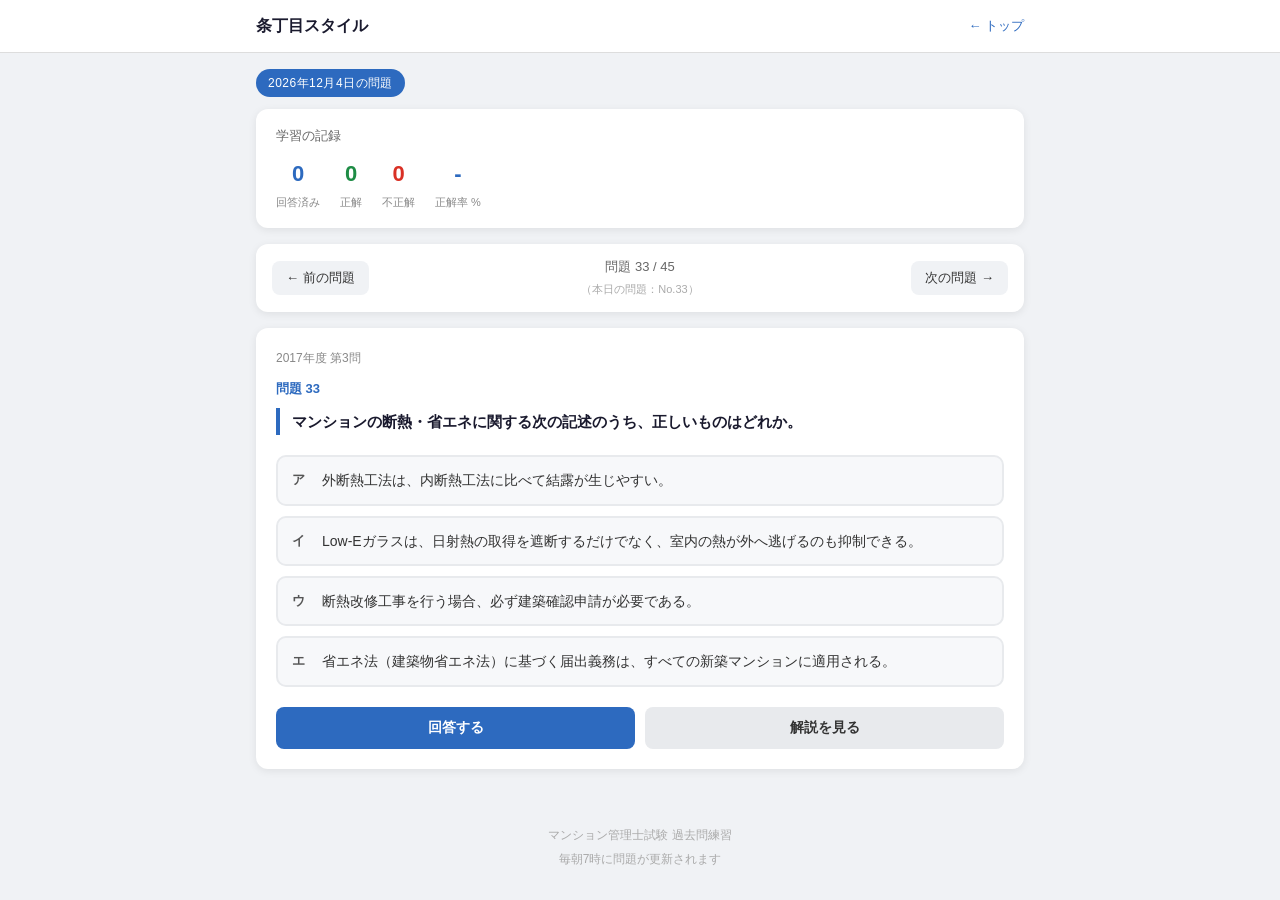
<file: mansionkanrishi-quiz.html>
<!DOCTYPE html>
<html lang="ja">
<head>
    <meta charset="UTF-8">
    <meta name="viewport" content="width=device-width, initial-scale=1.0, maximum-scale=1.0">
    <title>マンション管理士 日替わり過去問 | 条丁目スタイル</title>
    <style>
        * { margin: 0; padding: 0; box-sizing: border-box; }

        body {
            font-family: 'Hiragino Sans', 'Yu Gothic', 'Meiryo', sans-serif;
            background: #f0f2f5;
            color: #333;
            font-size: 15px;
            line-height: 1.7;
            min-height: 100vh;
        }

        /* Header */
        .header {
            background: #fff;
            border-bottom: 1px solid #ddd;
            position: sticky;
            top: 0;
            z-index: 100;
        }
        .header-inner {
            display: flex;
            align-items: center;
            justify-content: space-between;
            max-width: 800px;
            margin: 0 auto;
            height: 52px;
            padding: 0 16px;
        }
        .site-title {
            font-size: 16px;
            font-weight: bold;
            color: #1a1a2e;
        }
        .site-title a { color: inherit; text-decoration: none; }
        .back-link {
            font-size: 13px;
            color: #2d6abf;
            text-decoration: none;
        }
        .back-link:hover { text-decoration: underline; }

        /* Main container */
        .container {
            max-width: 800px;
            margin: 0 auto;
            padding: 16px;
        }

        /* Date badge */
        .date-badge {
            display: inline-block;
            background: #2d6abf;
            color: #fff;
            font-size: 12px;
            padding: 4px 12px;
            border-radius: 20px;
            margin-bottom: 12px;
            letter-spacing: 0.04em;
        }

        /* Question card */
        .question-card {
            background: #fff;
            border-radius: 12px;
            box-shadow: 0 2px 8px rgba(0,0,0,0.08);
            padding: 20px;
            margin-bottom: 16px;
        }

        .question-meta {
            font-size: 12px;
            color: #888;
            margin-bottom: 10px;
        }

        .question-number {
            font-size: 13px;
            font-weight: bold;
            color: #2d6abf;
            margin-bottom: 8px;
        }

        .question-text {
            font-size: 15px;
            font-weight: bold;
            line-height: 1.8;
            color: #1a1a2e;
            border-left: 4px solid #2d6abf;
            padding-left: 12px;
            margin-bottom: 20px;
        }

        /* Choices */
        .choices {
            display: flex;
            flex-direction: column;
            gap: 10px;
        }

        .choice-btn {
            display: flex;
            align-items: flex-start;
            gap: 10px;
            background: #f7f8fa;
            border: 2px solid #e8eaed;
            border-radius: 10px;
            padding: 12px 14px;
            cursor: pointer;
            text-align: left;
            font-size: 14px;
            line-height: 1.6;
            color: #333;
            transition: border-color 0.2s, background 0.2s;
            width: 100%;
            font-family: inherit;
        }
        .choice-btn:hover {
            border-color: #2d6abf;
            background: #eef4ff;
        }
        .choice-btn.selected {
            border-color: #2d6abf;
            background: #eef4ff;
        }
        .choice-btn.correct {
            border-color: #1e8c45;
            background: #edfaf2;
        }
        .choice-btn.wrong {
            border-color: #d93025;
            background: #fdecea;
        }
        .choice-btn.show-correct {
            border-color: #1e8c45;
            background: #edfaf2;
        }

        .choice-label {
            font-weight: bold;
            font-size: 13px;
            min-width: 20px;
            padding-top: 1px;
            color: #555;
        }
        .choice-btn.correct .choice-label { color: #1e8c45; }
        .choice-btn.wrong .choice-label { color: #d93025; }
        .choice-btn.show-correct .choice-label { color: #1e8c45; }

        /* Result section */
        .result-section {
            margin-top: 16px;
        }

        .result-badge {
            display: inline-flex;
            align-items: center;
            gap: 6px;
            font-size: 15px;
            font-weight: bold;
            padding: 8px 16px;
            border-radius: 8px;
            margin-bottom: 14px;
        }
        .result-badge.correct-result {
            background: #edfaf2;
            color: #1e8c45;
            border: 1px solid #1e8c45;
        }
        .result-badge.wrong-result {
            background: #fdecea;
            color: #d93025;
            border: 1px solid #d93025;
        }

        .explanation-box {
            background: #f7f9fc;
            border-left: 4px solid #f0a500;
            border-radius: 0 8px 8px 0;
            padding: 14px 16px;
            font-size: 14px;
            line-height: 1.8;
            color: #444;
        }
        .explanation-title {
            font-weight: bold;
            color: #f0a500;
            font-size: 13px;
            margin-bottom: 6px;
        }

        /* Action buttons */
        .action-area {
            display: flex;
            gap: 10px;
            flex-wrap: wrap;
            margin-top: 20px;
        }
        .btn {
            flex: 1;
            min-width: 120px;
            padding: 12px 16px;
            border: none;
            border-radius: 8px;
            font-size: 14px;
            font-weight: bold;
            cursor: pointer;
            font-family: inherit;
            transition: opacity 0.2s;
        }
        .btn:hover { opacity: 0.88; }
        .btn-primary {
            background: #2d6abf;
            color: #fff;
        }
        .btn-secondary {
            background: #e8eaed;
            color: #333;
        }

        /* Progress */
        .progress-area {
            background: #fff;
            border-radius: 12px;
            box-shadow: 0 2px 8px rgba(0,0,0,0.08);
            padding: 16px 20px;
            margin-bottom: 16px;
        }
        .progress-title {
            font-size: 13px;
            color: #666;
            margin-bottom: 8px;
        }
        .progress-stats {
            display: flex;
            gap: 20px;
        }
        .stat-item {
            text-align: center;
        }
        .stat-number {
            font-size: 22px;
            font-weight: bold;
            color: #2d6abf;
        }
        .stat-number.correct-stat { color: #1e8c45; }
        .stat-number.wrong-stat { color: #d93025; }
        .stat-label {
            font-size: 11px;
            color: #888;
        }

        /* Loading */
        .loading {
            text-align: center;
            padding: 40px;
            color: #888;
        }

        /* Navigation */
        .quiz-nav {
            display: flex;
            align-items: center;
            justify-content: space-between;
            background: #fff;
            border-radius: 12px;
            box-shadow: 0 2px 8px rgba(0,0,0,0.08);
            padding: 12px 16px;
            margin-bottom: 16px;
        }
        .nav-info {
            font-size: 13px;
            color: #666;
            text-align: center;
        }
        .nav-btn {
            background: #f0f2f5;
            border: none;
            border-radius: 8px;
            padding: 8px 14px;
            font-size: 13px;
            cursor: pointer;
            color: #333;
            font-family: inherit;
            transition: background 0.2s;
        }
        .nav-btn:hover { background: #e0e2e6; }
        .nav-btn:disabled { opacity: 0.4; cursor: default; }

        /* Footer */
        .footer {
            text-align: center;
            color: #aaa;
            font-size: 12px;
            padding: 24px 16px;
        }

        /* Responsive */
        @media (max-width: 480px) {
            .header-inner { height: 48px; }
            .site-title { font-size: 14px; }
            .container { padding: 12px; }
            .question-card { padding: 16px; }
            .question-text { font-size: 14px; }
            .choice-btn { font-size: 13px; padding: 10px 12px; }
            .progress-stats { gap: 14px; }
            .stat-number { font-size: 20px; }
        }
    </style>
</head>
<body>
    <header class="header">
        <div class="header-inner">
            <div class="site-title"><a href="index.html">条丁目スタイル</a></div>
            <a class="back-link" href="index.html">← トップ</a>
        </div>
    </header>

    <div class="container">
        <div id="app">
            <div class="loading">読み込み中...</div>
        </div>
    </div>

    <footer class="footer">
        <p>マンション管理士試験 過去問練習</p>
        <p style="margin-top:4px;">毎朝7時に問題が更新されます</p>
    </footer>

    <script src="quiz-data.js"></script>
    <script>
    (function() {
        const STORAGE_KEY = 'mansionQuiz';

        function getTodayIndex() {
            const now = new Date();
            const jst = new Date(now.getTime() + 9 * 60 * 60 * 1000);
            // 7時切り替え: 今日7時以降 → 当日基準、7時前 → 前日基準
            const base = new Date(jst);
            if (base.getUTCHours() < 7) {
                base.setUTCDate(base.getUTCDate() - 1);
            }
            const epoch = new Date(Date.UTC(2024, 0, 1, 7, 0, 0));
            const daysDiff = Math.floor((base - epoch) / (1000 * 60 * 60 * 24));
            return ((daysDiff % quizData.length) + quizData.length) % quizData.length;
        }

        function getTodayLabel() {
            const now = new Date();
            const jst = new Date(now.getTime() + 9 * 60 * 60 * 1000);
            if (jst.getUTCHours() < 7) {
                jst.setUTCDate(jst.getUTCDate() - 1);
            }
            return `${jst.getUTCFullYear()}年${jst.getUTCMonth()+1}月${jst.getUTCDate()}日の問題`;
        }

        function loadState() {
            try {
                return JSON.parse(localStorage.getItem(STORAGE_KEY) || '{}');
            } catch(e) { return {}; }
        }

        function saveState(state) {
            try {
                localStorage.setItem(STORAGE_KEY, JSON.stringify(state));
            } catch(e) {}
        }

        let currentIndex;
        let answered = false;
        let selectedChoice = null;
        let state;

        function getState(idx) {
            return state[idx] || { answered: false, selectedChoice: null };
        }

        function render() {
            const q = quizData[currentIndex];
            const qs = getState(currentIndex);
            answered = qs.answered;
            selectedChoice = qs.selectedChoice;

            const todayIndex = getTodayIndex();
            const totalAnswered = Object.keys(state).length;
            const correctCount = Object.values(state).filter(s => s.answered && s.selectedChoice === quizData[Object.keys(state).find(k => state[k] === s)]).length;

            // Count correct
            let correct = 0, total = 0;
            for (const [k, v] of Object.entries(state)) {
                if (v.answered) {
                    total++;
                    if (v.selectedChoice === quizData[parseInt(k)].answer) correct++;
                }
            }

            const labels = ['ア', 'イ', 'ウ', 'エ'];

            let choicesHTML = q.choices.map((c, i) => {
                let cls = 'choice-btn';
                if (answered) {
                    if (i === q.answer) cls += ' show-correct';
                    if (i === selectedChoice && i !== q.answer) cls += ' wrong';
                    if (i === selectedChoice && i === q.answer) cls = 'choice-btn correct';
                } else if (i === selectedChoice) {
                    cls += ' selected';
                }
                return `<button class="${cls}" onclick="selectChoice(${i})" ${answered ? 'disabled' : ''}>
                    <span class="choice-label">${labels[i]}</span>
                    <span>${c}</span>
                </button>`;
            }).join('');

            let resultHTML = '';
            if (answered) {
                const isCorrect = selectedChoice === q.answer;
                resultHTML = `
                <div class="result-section">
                    <div class="result-badge ${isCorrect ? 'correct-result' : 'wrong-result'}">
                        ${isCorrect ? '⭕ 正解！' : '✕ 不正解'}
                        ${!isCorrect ? `（正解：${labels[q.answer]}）` : ''}
                    </div>
                    <div class="explanation-box">
                        <div class="explanation-title">解説</div>
                        ${q.explanation}
                    </div>
                </div>`;
            }

            const app = document.getElementById('app');
            app.innerHTML = `
            <span class="date-badge">${currentIndex === todayIndex ? getTodayLabel() : `No.${currentIndex + 1} / ${quizData.length}`}</span>

            <div class="progress-area">
                <div class="progress-title">学習の記録</div>
                <div class="progress-stats">
                    <div class="stat-item">
                        <div class="stat-number">${total}</div>
                        <div class="stat-label">回答済み</div>
                    </div>
                    <div class="stat-item">
                        <div class="stat-number correct-stat">${correct}</div>
                        <div class="stat-label">正解</div>
                    </div>
                    <div class="stat-item">
                        <div class="stat-number wrong-stat">${total - correct}</div>
                        <div class="stat-label">不正解</div>
                    </div>
                    <div class="stat-item">
                        <div class="stat-number">${total > 0 ? Math.round(correct / total * 100) : '-'}</div>
                        <div class="stat-label">正解率 %</div>
                    </div>
                </div>
            </div>

            <div class="quiz-nav">
                <button class="nav-btn" onclick="navigate(-1)" ${currentIndex === 0 ? 'disabled' : ''}>← 前の問題</button>
                <div class="nav-info">
                    問題 ${currentIndex + 1} / ${quizData.length}<br>
                    <span style="font-size:11px;color:#aaa;">（本日の問題：No.${todayIndex + 1}）</span>
                </div>
                <button class="nav-btn" onclick="navigate(1)" ${currentIndex === quizData.length - 1 ? 'disabled' : ''}>次の問題 →</button>
            </div>

            <div class="question-card">
                <div class="question-meta">${q.year}年度 第${q.no}問</div>
                <div class="question-number">問題 ${currentIndex + 1}</div>
                <div class="question-text">${q.question}</div>
                <div class="choices">${choicesHTML}</div>
                ${resultHTML}
                ${!answered ? `
                <div class="action-area">
                    <button class="btn btn-primary" onclick="submitAnswer()" ${selectedChoice === null ? 'disabled' : ''} id="submitBtn">
                        回答する
                    </button>
                    <button class="btn btn-secondary" onclick="showAnswer()">解説を見る</button>
                </div>` : `
                <div class="action-area">
                    <button class="btn btn-primary" onclick="navigate(1)" ${currentIndex === quizData.length - 1 ? 'disabled' : ''}>
                        次の問題へ →
                    </button>
                    <button class="btn btn-secondary" onclick="goToToday()">本日の問題へ</button>
                </div>`}
            </div>
            `;
        }

        window.selectChoice = function(i) {
            if (answered) return;
            selectedChoice = i;
            // Update state temporarily for re-render
            const qs = getState(currentIndex);
            state[currentIndex] = { answered: false, selectedChoice: i };
            const submitBtn = document.getElementById('submitBtn');
            if (submitBtn) submitBtn.disabled = false;
            render();
        };

        window.submitAnswer = function() {
            if (selectedChoice === null) return;
            answered = true;
            state[currentIndex] = { answered: true, selectedChoice };
            saveState(state);
            render();
        };

        window.showAnswer = function() {
            answered = true;
            state[currentIndex] = { answered: true, selectedChoice: selectedChoice };
            saveState(state);
            render();
        };

        window.navigate = function(dir) {
            const next = currentIndex + dir;
            if (next < 0 || next >= quizData.length) return;
            currentIndex = next;
            render();
            window.scrollTo(0, 0);
        };

        window.goToToday = function() {
            currentIndex = getTodayIndex();
            render();
            window.scrollTo(0, 0);
        };

        // Init
        state = loadState();
        currentIndex = getTodayIndex();
        render();
    })();
    </script>
</body>
</html>
</file>
